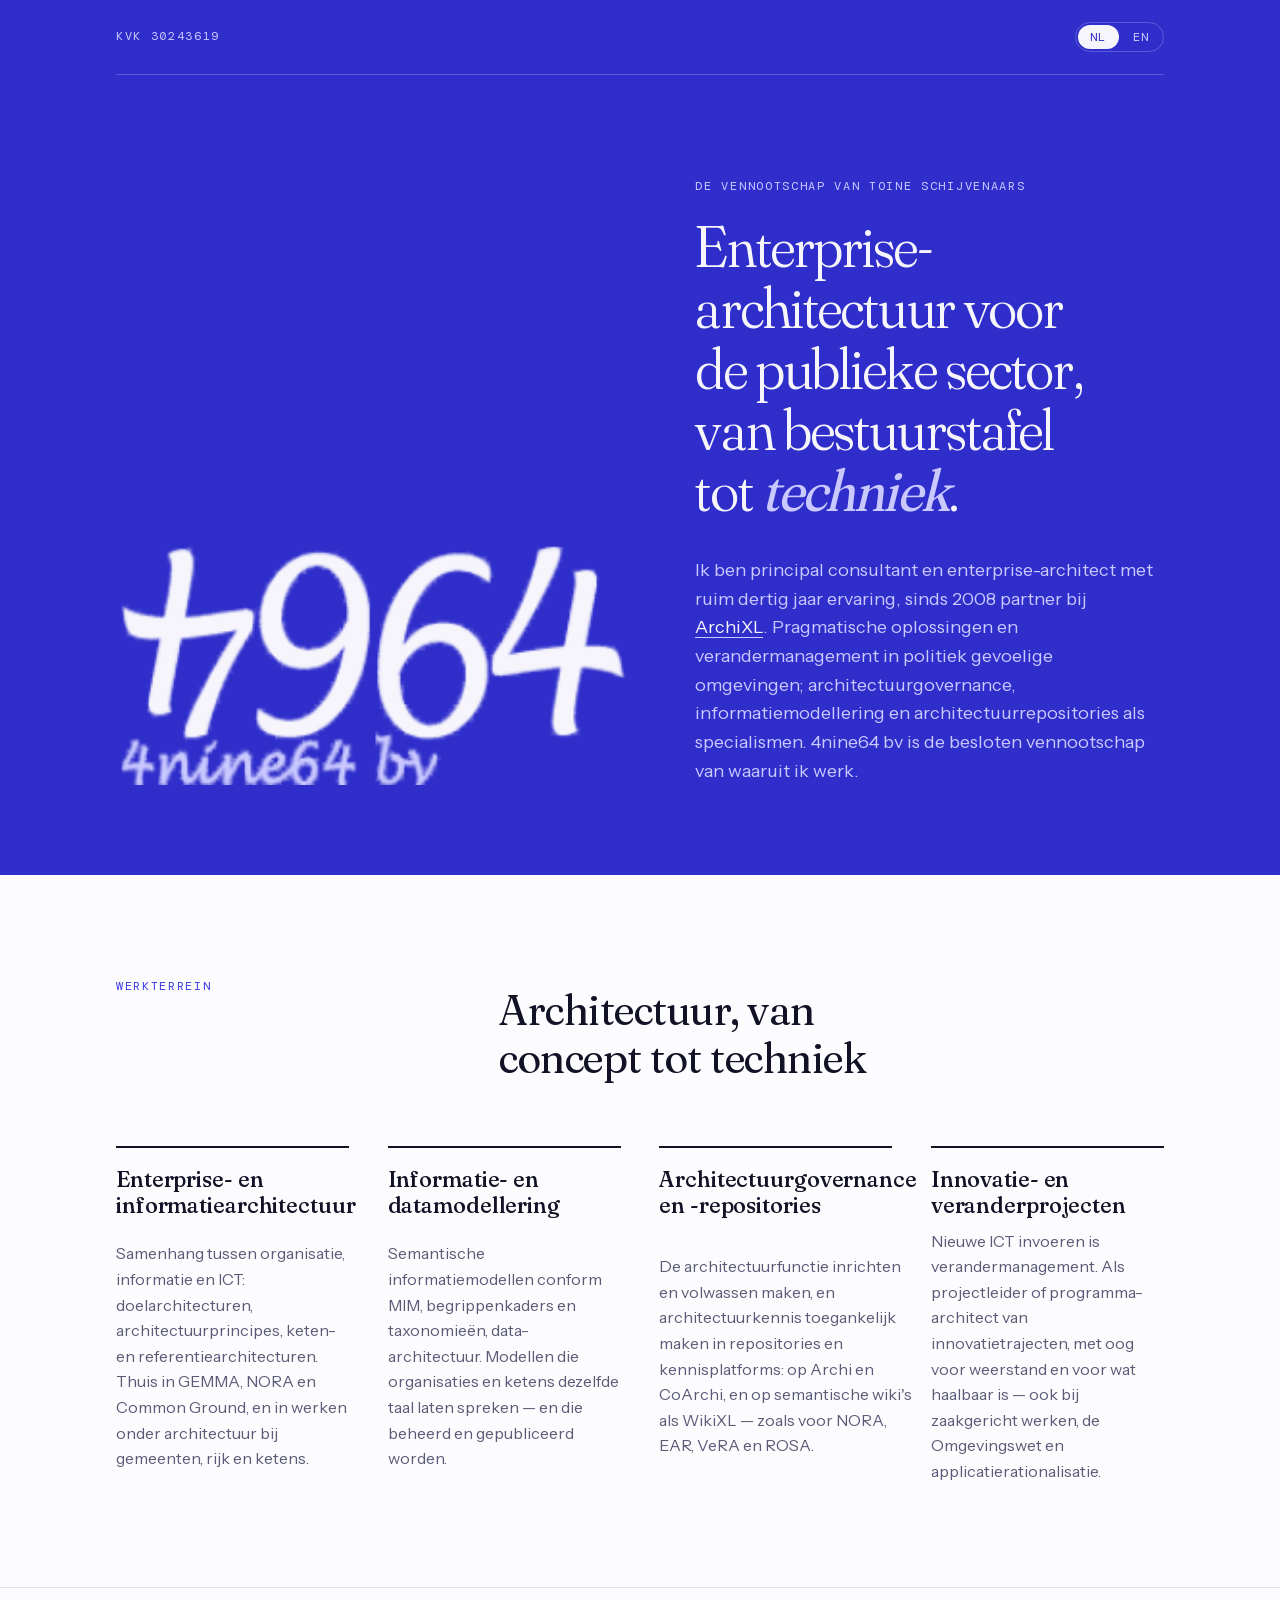
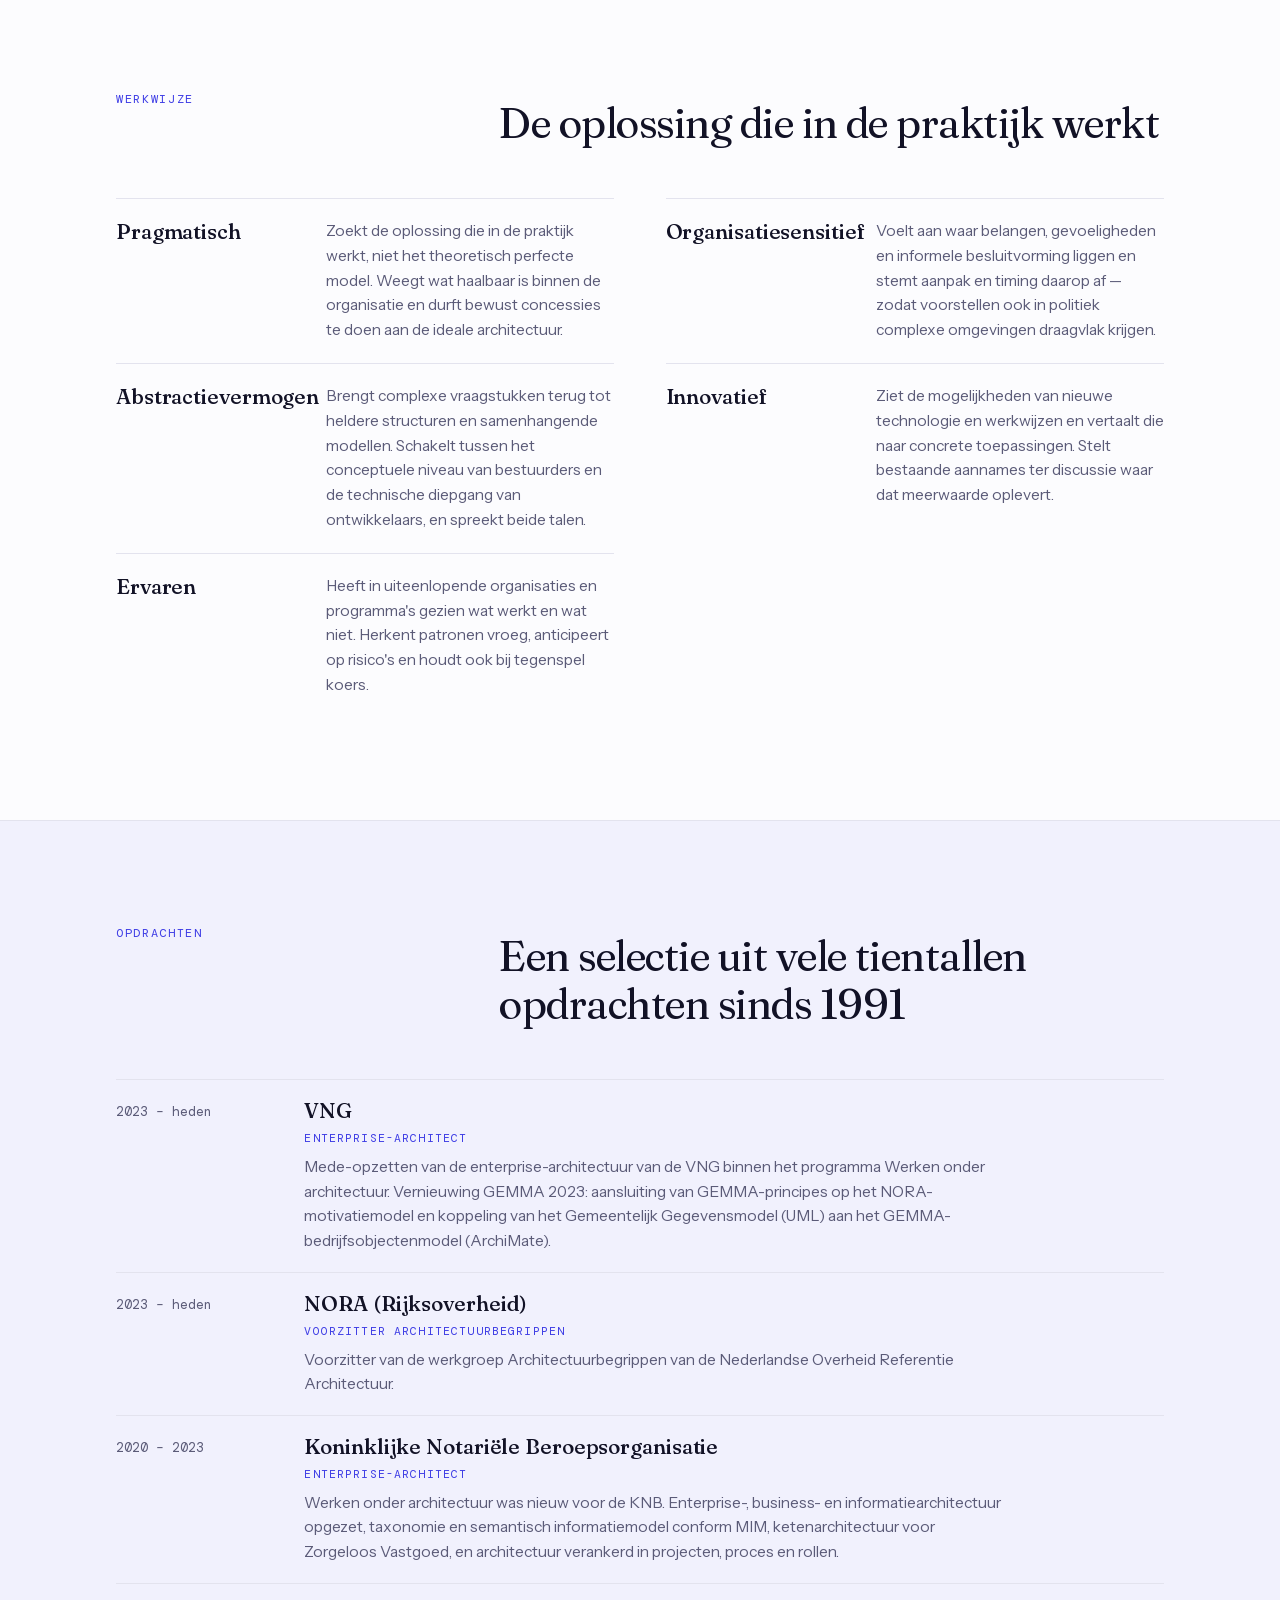
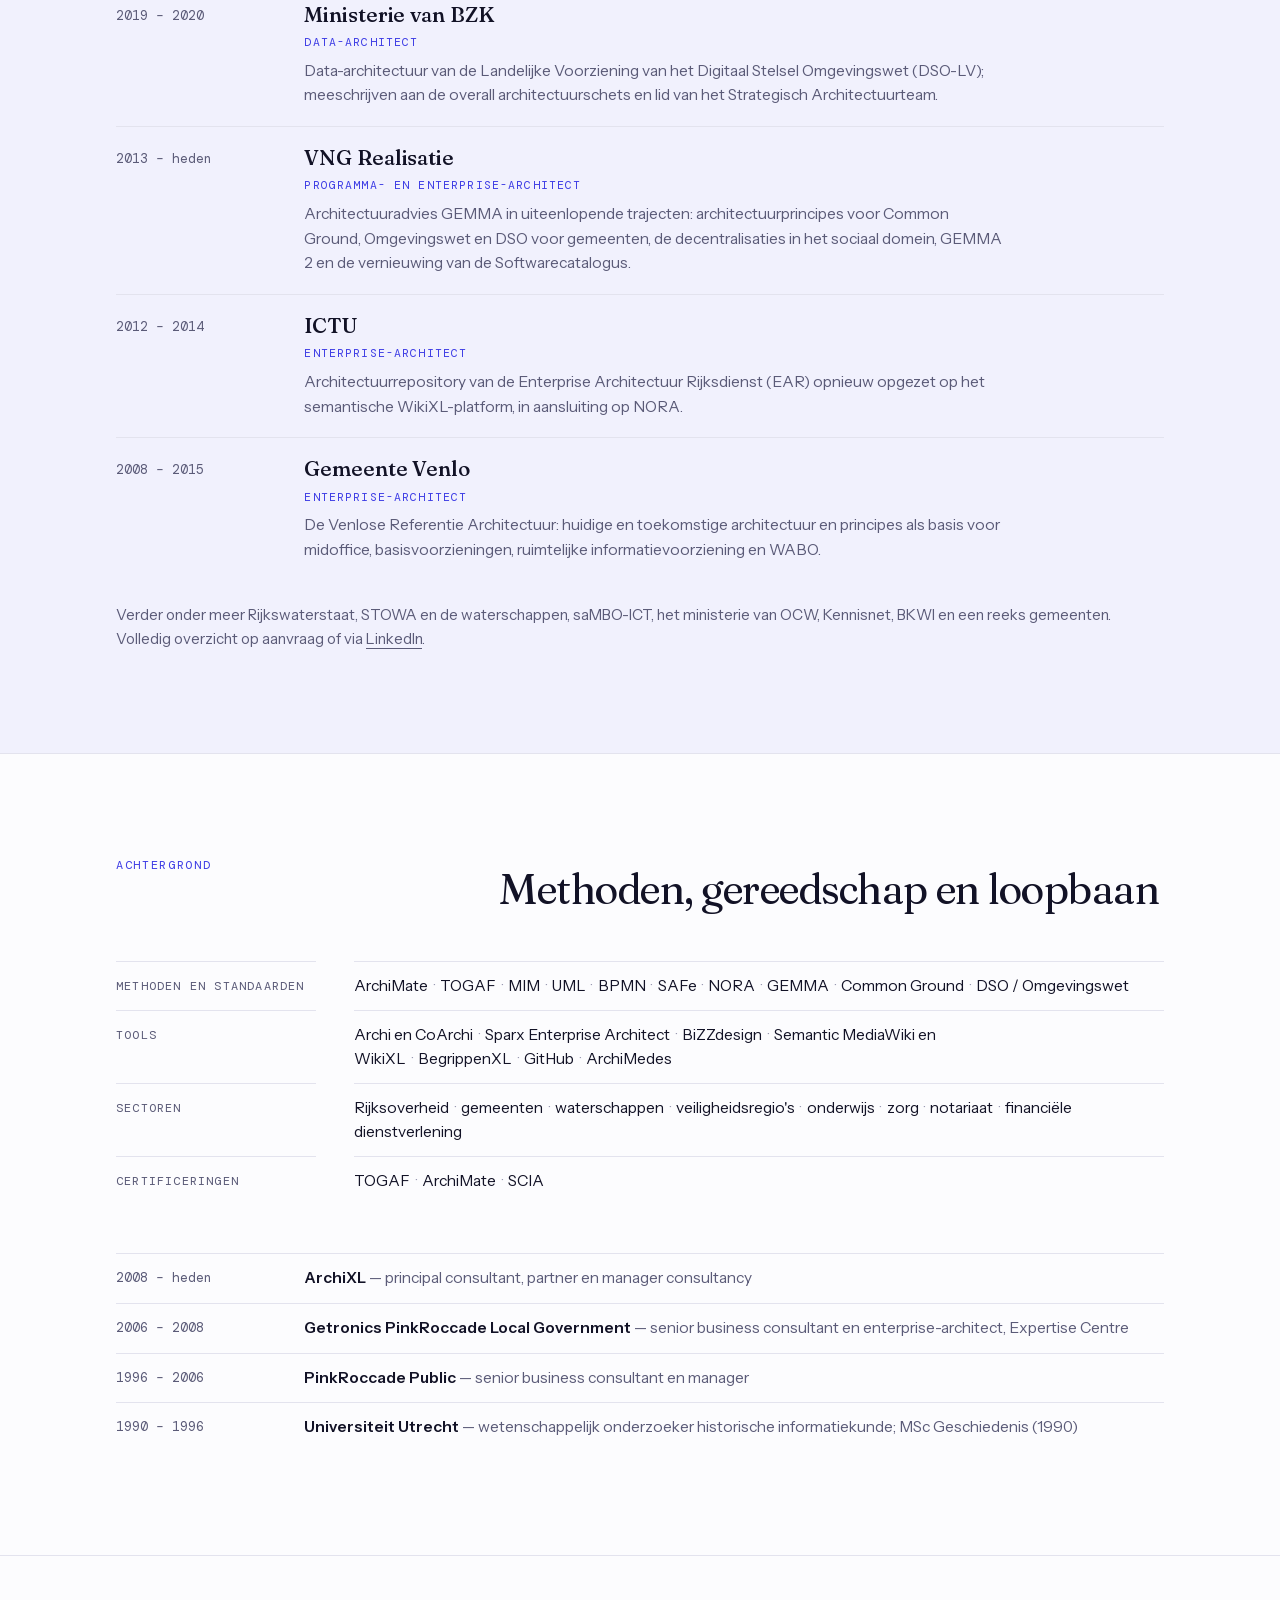
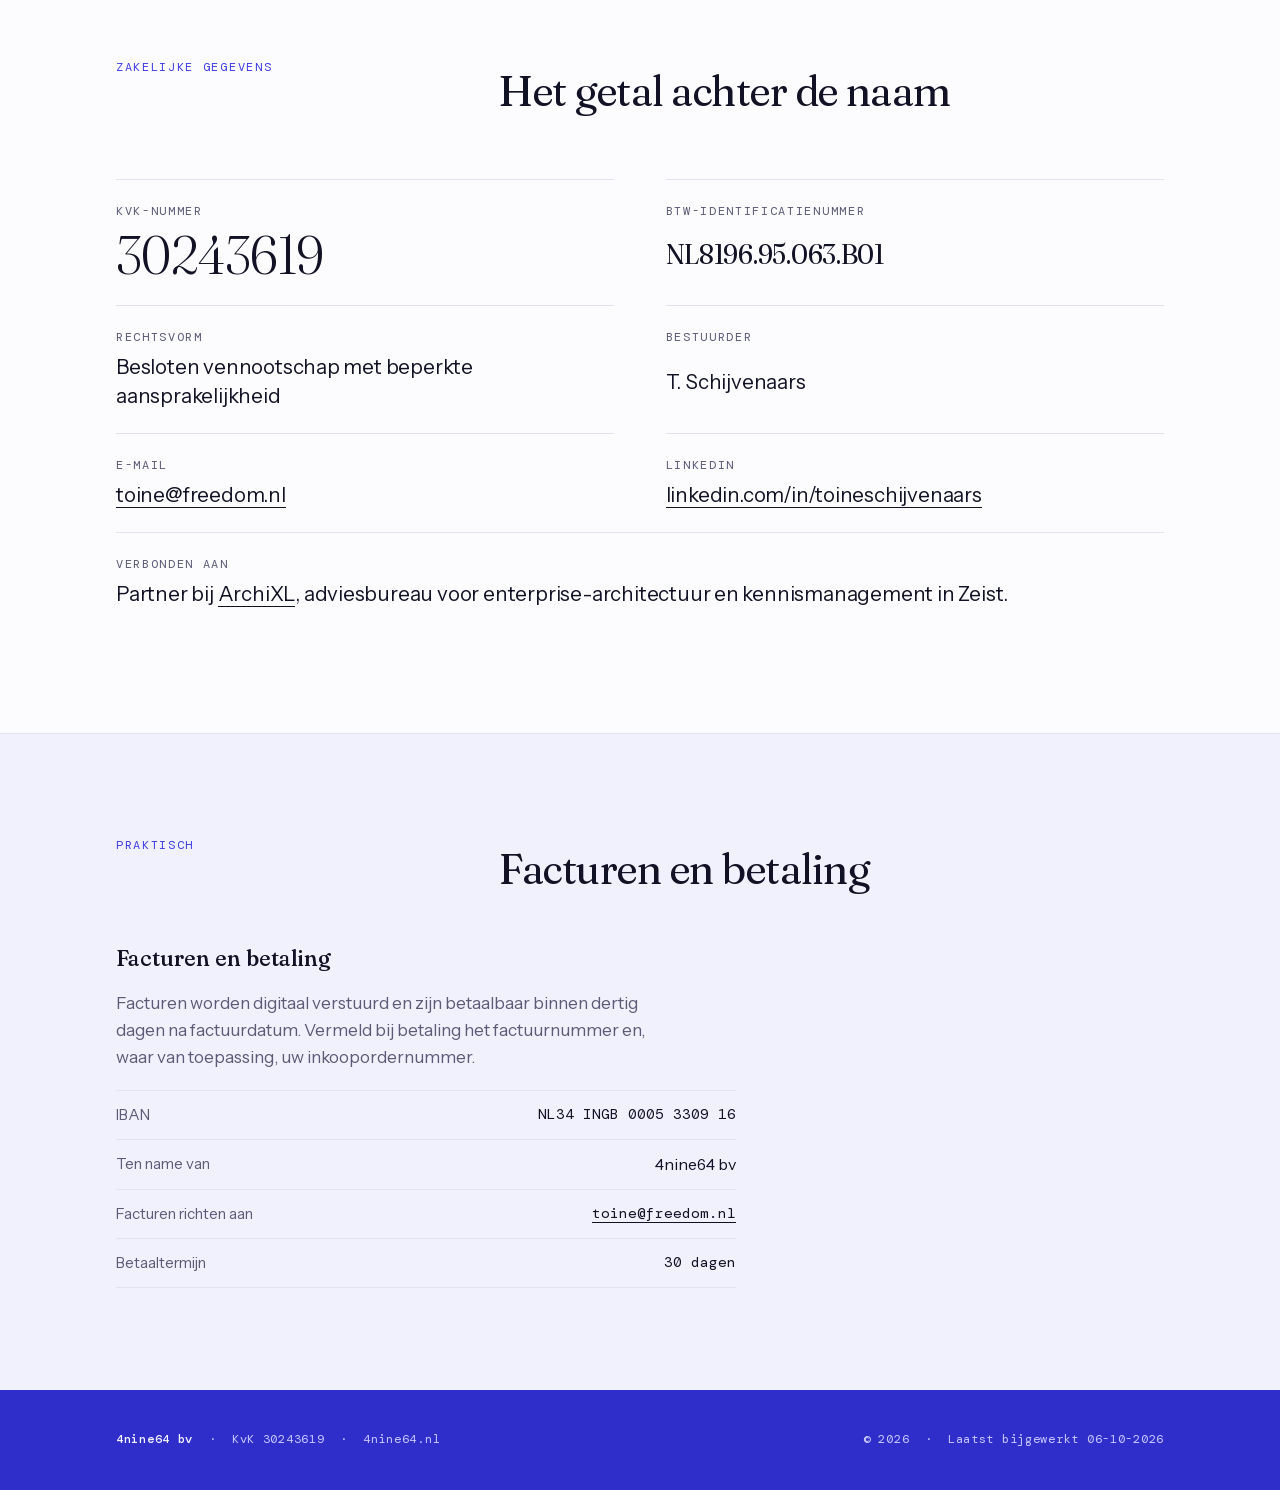
<file: site/index.html>
<!doctype html>
<html lang="nl">
<head>
<meta charset="utf-8">
<meta name="viewport" content="width=device-width, initial-scale=1">
<title>4nine64 bv</title>
<meta name="description" content="4nine64 bv is de besloten vennootschap van Toine Schijvenaars, principal consultant en enterprise-architect met ruim dertig jaar ervaring in de publieke sector: GEMMA, NORA, Common Ground, informatiemodellering, architectuurgovernance en -repositories. Zakelijke gegevens, KvK, btw en facturatie.">
<link rel="icon" href="assets/favicon-32.png" sizes="32x32" type="image/png">
<link rel="icon" href="assets/icon-192.png" sizes="192x192" type="image/png">
<link rel="apple-touch-icon" href="assets/apple-touch-icon.png">
<meta name="theme-color" content="#2f2ecb">
<link rel="stylesheet" href="fonts.css">
<style>
  :root{
    --paper:#fcfcfe;
    --tint:#f1f1fd;
    --ink:#121226;
    --muted:#5b5b78;
    --faint:#9393ad;
    --rule:#e3e3ee;
    --accent:#3f3ee5;
    --field:#2f2ecb;          /* indigo as a surface, slightly deepened */
    --on-field:#f6f5fc;
    --on-field-soft:#c9c8ff;
    --on-field-rule:rgba(246,245,252,.22);
  }
  @media (prefers-color-scheme:dark){
    :root:not([data-theme="light"]){
      --paper:#0d0d17;
      --tint:#14142a;
      --ink:#ededf7;
      --muted:#a3a3be;
      --faint:#6c6c88;
      --rule:#242439;
      --accent:#9d9cff;
      --field:#2724ad;
      --on-field:#f6f5fc;
      --on-field-soft:#c9c8ff;
      --on-field-rule:rgba(246,245,252,.2);
    }
  }
  :root[data-theme="dark"]{
    --paper:#0d0d17;
    --tint:#14142a;
    --ink:#ededf7;
    --muted:#a3a3be;
    --faint:#6c6c88;
    --rule:#242439;
    --accent:#9d9cff;
    --field:#2724ad;
    --on-field:#f6f5fc;
    --on-field-soft:#c9c8ff;
    --on-field-rule:rgba(246,245,252,.2);
  }

  *{box-sizing:border-box}
  html{color-scheme:light dark}
  body{
    margin:0;
    background:var(--paper);color:var(--ink);
    font-family:"Instrument Sans",ui-sans-serif,system-ui,-apple-system,sans-serif;
    font-size:17px;line-height:1.6;-webkit-font-smoothing:antialiased;
  }
  .wrap{max-width:1160px;margin:0 auto;padding:0 clamp(20px,5vw,56px)}

  .mono{font-family:"DM Mono",ui-monospace,SFMono-Regular,Menlo,monospace}
  .eyebrow{font-family:"DM Mono",ui-monospace,monospace;font-size:12px;letter-spacing:.14em;text-transform:uppercase}
  .serif{font-family:"Fraunces","Iowan Old Style",Georgia,serif}

  a{color:inherit;text-decoration:none;border-bottom:1px solid currentColor}
  a:focus-visible,button:focus-visible{outline:2px solid currentColor;outline-offset:3px}

  /* ── indigo field ───────────────────────────────────────────── */
  .field{background:var(--field);color:var(--on-field)}
  .topbar{
    display:flex;justify-content:space-between;align-items:center;gap:16px;
    padding:22px 0;border-bottom:1px solid var(--on-field-rule);
  }
  .topbar .tag{color:var(--on-field-soft)}
  .lang{display:flex;gap:2px;border:1px solid var(--on-field-rule);padding:2px;border-radius:999px}
  .lang button{
    appearance:none;border:0;cursor:pointer;background:none;color:var(--on-field-soft);
    font-family:"DM Mono",ui-monospace,monospace;font-size:12px;letter-spacing:.1em;
    padding:6px 12px;border-radius:999px;line-height:1;
  }
  .lang button[aria-pressed="true"]{background:var(--on-field);color:var(--field)}

  .hero{
    display:grid;grid-template-columns:minmax(0,1.1fr) minmax(0,1fr);
    gap:clamp(28px,5vw,72px);align-items:end;
    padding:clamp(48px,8vw,112px) 0 clamp(44px,7vw,96px);
  }
  img{max-width:100%}
  .hero .mark img{width:min(100%,520px);height:auto;display:block}
  .hero h1{
    font-family:"Fraunces",Georgia,serif;
    font-variation-settings:"opsz" 144,"SOFT" 60,"WONK" 1;
    font-weight:340;font-size:clamp(34px,4.6vw,60px);line-height:1.04;
    letter-spacing:-.015em;margin:0 0 .6em;text-wrap:balance;
  }
  .hero h1 em{font-style:italic;font-weight:400;color:var(--on-field-soft)}
  .hero p{margin:0;max-width:46ch;color:var(--on-field-soft);font-size:clamp(16px,1.4vw,18px)}
  .hero p a{color:var(--on-field);border-bottom-color:var(--on-field-soft)}
  .hero .eyebrow{color:var(--on-field-soft);margin-bottom:18px;display:block}
  @media (max-width:800px){
    .hero{grid-template-columns:1fr;align-items:start}
    .hero .mark img{width:min(72vw,360px)}
  }

  /* ── sections on paper ──────────────────────────────────────── */
  section.band{padding:clamp(56px,8vw,104px) 0}
  section.band+section.band{border-top:1px solid var(--rule)}
  .band-head{display:grid;grid-template-columns:minmax(0,1fr) minmax(0,2fr);gap:clamp(20px,4vw,56px);align-items:start}
  .band-head .eyebrow{color:var(--accent)}
  .band h2{
    font-family:"Fraunces",Georgia,serif;font-variation-settings:"opsz" 72,"SOFT" 40,"WONK" 0;
    font-weight:400;font-size:clamp(28px,3.4vw,44px);line-height:1.1;letter-spacing:-.012em;
    margin:.2em 0 0;text-wrap:balance;
  }
  @media (max-width:800px){.band-head{grid-template-columns:1fr;gap:10px}}

  /* practice: three columns */
  .cols{
    display:grid;grid-template-columns:repeat(3,minmax(0,1fr));
    gap:clamp(24px,3vw,40px);margin-top:clamp(36px,5vw,64px);
  }
  .cols article{display:grid;gap:10px;padding-top:18px;border-top:2px solid var(--ink)}
  .cols h3{
    font-family:"Fraunces",Georgia,serif;font-variation-settings:"opsz" 36,"SOFT" 40;
    font-weight:500;font-size:22px;line-height:1.2;margin:0;letter-spacing:-.005em;
  }
  .cols p{margin:0;color:var(--muted);font-size:16px}
  .cols-4{grid-template-columns:repeat(4,minmax(0,1fr))}
  @media (max-width:1040px){.cols-4{grid-template-columns:repeat(2,minmax(0,1fr))}}
  @media (max-width:800px){.cols,.cols-4{grid-template-columns:1fr;gap:28px}}

  /* the numbers */
  .figures{
    margin-top:clamp(36px,5vw,64px);display:grid;
    grid-template-columns:repeat(2,minmax(0,1fr));gap:0 clamp(28px,4vw,64px);
  }
  .figure{padding:22px 0;border-top:1px solid var(--rule);display:grid;gap:6px;min-width:0}
  .figure .eyebrow{color:var(--muted)}
  .figure .val{
    font-family:"Fraunces",Georgia,serif;font-variation-settings:"opsz" 96,"SOFT" 30,"WONK" 0;
    font-weight:300;font-size:clamp(30px,4.2vw,54px);line-height:1.05;letter-spacing:-.01em;
    font-variant-numeric:tabular-nums;overflow-wrap:anywhere;
  }
  .figure .val.small{font-size:clamp(20px,2.2vw,28px);font-weight:400;line-height:1.25}
  .figure .val.sans{font-family:"Instrument Sans",sans-serif;font-weight:400;font-size:clamp(18px,1.6vw,21px);line-height:1.4}
  .figure.wide{grid-column:1 / -1}
  .tbd{
    color:var(--accent);border-bottom:2px dashed var(--accent);padding-bottom:2px;
  }
  @media (max-width:800px){.figures{grid-template-columns:1fr}}

  /* invoicing + documents on tint */
  .tinted{background:var(--tint)}
  .twoup{display:grid;grid-template-columns:repeat(2,minmax(0,1fr));gap:clamp(32px,5vw,80px);margin-top:clamp(28px,4vw,48px)}
  .twoup h3{
    font-family:"Fraunces",Georgia,serif;font-variation-settings:"opsz" 36,"SOFT" 40;
    font-weight:500;font-size:22px;margin:0 0 14px;
  }
  .twoup p{margin:0 0 18px;color:var(--muted);max-width:50ch}
  .kv{list-style:none;margin:0;padding:0}
  .kv li{
    display:flex;justify-content:space-between;gap:16px;flex-wrap:wrap;
    padding:12px 0;border-top:1px solid var(--rule);
  }
  .kv li:last-child{border-bottom:1px solid var(--rule)}
  .kv .k{color:var(--muted);font-size:15px}
  .kv .v{font-family:"DM Mono",ui-monospace,monospace;font-size:14.5px;font-variant-numeric:tabular-nums}
  .kv .v.plain{font-family:inherit;font-size:16px}
  .state{font-family:"DM Mono",ui-monospace,monospace;font-size:11px;letter-spacing:.1em;text-transform:uppercase;color:var(--faint)}
  .twoup.one{grid-template-columns:minmax(0,620px)}
  @media (max-width:800px){.twoup{grid-template-columns:1fr;gap:40px}}

  /* footer back on indigo */
  footer.field{padding:clamp(28px,4vw,40px) 0}
  footer .inner{
    display:flex;flex-wrap:wrap;justify-content:space-between;gap:10px 24px;
    color:var(--on-field-soft);font-family:"DM Mono",ui-monospace,monospace;font-size:12px;letter-spacing:.06em;
  }
  footer .inner b{color:var(--on-field);font-weight:500}

  /* language */
  .en{display:none}
  [data-lang="en"] .nl{display:none}
  [data-lang="en"] .en{display:inline}
  [data-lang="en"] .en.blk{display:block}

  @media (prefers-reduced-motion:reduce){*{transition:none!important;animation:none!important}}

  /* ── werkwijze: vijf kwaliteiten ─────────────────────────────── */
  .traits{margin-top:clamp(32px,4vw,56px);display:grid;grid-template-columns:repeat(2,minmax(0,1fr));gap:0 clamp(28px,4vw,64px)}
  .trait{display:grid;grid-template-columns:minmax(150px,190px) minmax(0,1fr);gap:8px 20px;padding:20px 0;border-top:1px solid var(--rule)}
  .trait h3{font-family:"Fraunces",Georgia,serif;font-variation-settings:"opsz" 36,"SOFT" 40;font-weight:500;font-size:21px;line-height:1.2;margin:0;letter-spacing:-.005em}
  .trait p{margin:0;color:var(--muted);font-size:15.5px}
  @media (max-width:1040px){.traits{grid-template-columns:1fr}}
  @media (max-width:560px){.trait{grid-template-columns:1fr;gap:4px}}

  /* ── opdrachten: tijdlijn ─────────────────────────────────────── */
  .timeline{list-style:none;margin:clamp(32px,4vw,56px) 0 0;padding:0}
  .timeline li{display:grid;grid-template-columns:150px minmax(0,1fr);gap:6px clamp(20px,3vw,40px);padding:18px 0;border-top:1px solid var(--rule)}
  .timeline .when{font-family:"DM Mono",ui-monospace,monospace;font-size:13px;color:var(--muted);font-variant-numeric:tabular-nums;padding-top:4px}
  .timeline .who{font-family:"Fraunces",Georgia,serif;font-variation-settings:"opsz" 36,"SOFT" 40;font-weight:500;font-size:21px;line-height:1.2;letter-spacing:-.005em}
  .timeline .role{font-family:"DM Mono",ui-monospace,monospace;font-size:11.5px;letter-spacing:.1em;text-transform:uppercase;color:var(--accent);margin:4px 0 6px;display:block}
  .timeline .what{margin:0;color:var(--muted);font-size:15.5px;max-width:70ch}
  .timeline.more{display:block;margin-top:22px;color:var(--muted);font-size:15px}
  @media (max-width:640px){.timeline li{grid-template-columns:1fr;gap:2px}.timeline .when{padding-top:0}}

  /* ── kennis en loopbaan: compacte rijen ───────────────────────── */
  .facts{margin:clamp(28px,4vw,48px) 0 0;display:grid;grid-template-columns:minmax(150px,200px) minmax(0,1fr);gap:0 clamp(20px,3vw,40px)}
  .facts dt,.facts dd{margin:0;padding:12px 0;border-top:1px solid var(--rule)}
  .facts dt{font-family:"DM Mono",ui-monospace,monospace;font-size:12px;letter-spacing:.1em;text-transform:uppercase;color:var(--muted);padding-top:15px}
  .facts dd{font-size:15.5px;line-height:1.55}
  .facts dd .sep{color:var(--faint);padding:0 .35em}
  @media (max-width:640px){.facts{grid-template-columns:1fr}.facts dt{padding-bottom:0;border-top:1px solid var(--rule)}.facts dd{border-top:0;padding-top:4px}}
  .career{list-style:none;margin:clamp(28px,4vw,48px) 0 0;padding:0}
  .career li{display:grid;grid-template-columns:150px minmax(0,1fr);gap:4px clamp(20px,3vw,40px);padding:12px 0;border-top:1px solid var(--rule);font-size:15.5px}
  .career .when{font-family:"DM Mono",ui-monospace,monospace;font-size:13px;color:var(--muted);font-variant-numeric:tabular-nums;padding-top:2px}
  .career b{font-weight:600}
  .career span.d{color:var(--muted)}
  @media (max-width:640px){.career li{grid-template-columns:1fr;gap:2px}}
</style>
</head>
<body>
<header class="field">
  <div class="wrap">
    <div class="topbar">
      <span class="eyebrow tag">KvK 30243619</span>
      <div class="lang" role="group" aria-label="Taal / Language">
        <button type="button" data-set="nl" aria-pressed="true">NL</button>
        <button type="button" data-set="en" aria-pressed="false">EN</button>
      </div>
    </div>
    <div class="hero">
      <div class="mark">
        <img src="assets/logo-indigo.png" alt="4nine64 bv" width="268" height="138">
      </div>
      <div>
        <span class="eyebrow"><span class="nl">De vennootschap van Toine Schijvenaars</span><span class="en">The company of Toine Schijvenaars</span></span>
        <h1>
          <span class="nl">Enterprise-architectuur voor de publieke sector, van bestuurstafel tot <em>techniek</em>.</span>
          <span class="en">Enterprise architecture for the public sector, from the boardroom down to the <em>technology</em>.</span>
        </h1>
        <p>
          <span class="nl">Ik ben principal consultant en enterprise-architect met ruim dertig jaar ervaring, sinds 2008 partner bij <a href="https://www.archixl.nl/nl/wie-zijn-wij/onze-mensen/toine-schijvenaars/">ArchiXL</a>. Pragmatische oplossingen en verandermanagement in politiek gevoelige omgevingen; architectuurgovernance, informatiemodellering en architectuurrepositories als specialismen. 4nine64 bv is de besloten vennootschap van waaruit ik werk.</span>
          <span class="en">I am a principal consultant and enterprise architect with over thirty years of experience, and a partner at <a href="https://www.archixl.nl/nl/wie-zijn-wij/onze-mensen/toine-schijvenaars/">ArchiXL</a> since 2008. Pragmatic solutions and change management in politically sensitive environments; architecture governance, information modelling and architecture repositories as specialisms. 4nine64 bv is the private limited company through which I work.</span>
        </p>
      </div>
    </div>
  </div>
</header>

<section class="band">
  <div class="wrap">
    <div class="band-head">
      <span class="eyebrow"><span class="nl">Werkterrein</span><span class="en">Practice</span></span>
      <h2><span class="nl">Architectuur, van concept tot techniek</span><span class="en">Architecture, from concept to technology</span></h2>
    </div>
    <div class="cols cols-4">
      <article>
        <h3><span class="nl">Enterprise- en informatiearchitectuur</span><span class="en">Enterprise and information architecture</span></h3>
        <p><span class="nl">Samenhang tussen organisatie, informatie en ICT: doelarchitecturen, architectuurprincipes, keten- en referentiearchitecturen. Thuis in GEMMA, NORA en Common Ground, en in werken onder architectuur bij gemeenten, rijk en ketens.</span><span class="en">Coherence between organisation, information and IT: target architectures, architecture principles, chain and reference architectures. At home in the Dutch government frameworks GEMMA, NORA and Common Ground, and in architecture-led working at municipalities, central government and chains.</span></p>
      </article>
      <article>
        <h3><span class="nl">Informatie- en datamodellering</span><span class="en">Information and data modelling</span></h3>
        <p><span class="nl">Semantische informatiemodellen conform MIM, begrippenkaders en taxonomieën, data-architectuur. Modellen die organisaties en ketens dezelfde taal laten spreken — en die beheerd en gepubliceerd worden.</span><span class="en">Semantic information models (MIM), terminology frameworks and taxonomies, data architecture. Models that let organisations and chains speak the same language — and that are governed and published.</span></p>
      </article>
      <article>
        <h3><span class="nl">Architectuurgovernance en -repositories</span><span class="en">Architecture governance and repositories</span></h3>
        <p><span class="nl">De architectuurfunctie inrichten en volwassen maken, en architectuurkennis toegankelijk maken in repositories en kennisplatforms: op Archi en CoArchi, en op semantische wiki's als WikiXL — zoals voor NORA, EAR, VeRA en ROSA.</span><span class="en">Setting up and maturing the architecture function, and making architecture knowledge accessible in repositories and knowledge platforms: on Archi and CoArchi, and on semantic wikis such as WikiXL — as done for NORA, EAR, VeRA and ROSA.</span></p>
      </article>
      <article>
        <h3><span class="nl">Innovatie- en veranderprojecten</span><span class="en">Innovation and change projects</span></h3>
        <p><span class="nl">Nieuwe ICT invoeren is verandermanagement. Als projectleider of programma-architect van innovatietrajecten, met oog voor weerstand en voor wat haalbaar is — ook bij zaakgericht werken, de Omgevingswet en applicatierationalisatie.</span><span class="en">Introducing new IT is change management. As project lead or programme architect on innovation projects, with an eye for resistance and for what is feasible — including case-oriented working, the Dutch Environment Act and application rationalisation.</span></p>
      </article>
    </div>
  </div>
</section>

<section class="band">
  <div class="wrap">
    <div class="band-head">
      <span class="eyebrow"><span class="nl">Werkwijze</span><span class="en">Approach</span></span>
      <h2><span class="nl">De oplossing die in de praktijk werkt</span><span class="en">The solution that works in practice</span></h2>
    </div>
    <div class="traits">
      <div class="trait">
        <h3><span class="nl">Pragmatisch</span><span class="en">Pragmatic</span></h3>
        <p><span class="nl">Zoekt de oplossing die in de praktijk werkt, niet het theoretisch perfecte model. Weegt wat haalbaar is binnen de organisatie en durft bewust concessies te doen aan de ideale architectuur.</span><span class="en">Looks for the solution that works in practice, not the theoretically perfect model. Weighs what is feasible within the organisation and dares to make deliberate concessions to the ideal architecture.</span></p>
      </div>
      <div class="trait">
        <h3><span class="nl">Organisatiesensitief</span><span class="en">Organisationally aware</span></h3>
        <p><span class="nl">Voelt aan waar belangen, gevoeligheden en informele besluitvorming liggen en stemt aanpak en timing daarop af — zodat voorstellen ook in politiek complexe omgevingen draagvlak krijgen.</span><span class="en">Senses where interests, sensitivities and informal decision-making lie, and adjusts approach and timing accordingly — so that proposals gain support even in politically complex environments.</span></p>
      </div>
      <div class="trait">
        <h3><span class="nl">Abstractievermogen</span><span class="en">Abstraction</span></h3>
        <p><span class="nl">Brengt complexe vraagstukken terug tot heldere structuren en samenhangende modellen. Schakelt tussen het conceptuele niveau van bestuurders en de technische diepgang van ontwikkelaars, en spreekt beide talen.</span><span class="en">Reduces complex issues to clear structures and coherent models. Switches between the conceptual level of executives and the technical depth of developers, and speaks both languages.</span></p>
      </div>
      <div class="trait">
        <h3><span class="nl">Innovatief</span><span class="en">Innovative</span></h3>
        <p><span class="nl">Ziet de mogelijkheden van nieuwe technologie en werkwijzen en vertaalt die naar concrete toepassingen. Stelt bestaande aannames ter discussie waar dat meerwaarde oplevert.</span><span class="en">Sees the possibilities of new technology and ways of working and translates them into concrete applications. Questions existing assumptions where that adds value.</span></p>
      </div>
      <div class="trait">
        <h3><span class="nl">Ervaren</span><span class="en">Experienced</span></h3>
        <p><span class="nl">Heeft in uiteenlopende organisaties en programma's gezien wat werkt en wat niet. Herkent patronen vroeg, anticipeert op risico's en houdt ook bij tegenspel koers.</span><span class="en">Has seen what works and what doesn't across a wide range of organisations and programmes. Recognises patterns early, anticipates risks and holds course under pushback.</span></p>
      </div>
    </div>
  </div>
</section>

<section class="band tinted">
  <div class="wrap">
    <div class="band-head">
      <span class="eyebrow"><span class="nl">Opdrachten</span><span class="en">Engagements</span></span>
      <h2><span class="nl">Een selectie uit vele tientallen opdrachten sinds 1991</span><span class="en">A selection from many dozens of engagements since 1991</span></h2>
    </div>
    <ol class="timeline">
      <li>
        <span class="when">2023 – <span class="nl">heden</span><span class="en">present</span></span>
        <div>
          <span class="who">VNG</span>
          <span class="role"><span class="nl">Enterprise-architect</span><span class="en">Enterprise architect</span></span>
          <p class="what"><span class="nl">Mede-opzetten van de enterprise-architectuur van de VNG binnen het programma Werken onder architectuur. Vernieuwing GEMMA 2023: aansluiting van GEMMA-principes op het NORA-motivatiemodel en koppeling van het Gemeentelijk Gegevensmodel (UML) aan het GEMMA-bedrijfsobjectenmodel (ArchiMate).</span><span class="en">Co-developing the enterprise architecture of the Association of Netherlands Municipalities within its architecture-led working programme. GEMMA 2023 renewal: aligning GEMMA principles with the NORA motivation model and linking the municipal data model (UML) to the GEMMA business-object model (ArchiMate).</span></p>
        </div>
      </li>
      <li>
        <span class="when">2023 – <span class="nl">heden</span><span class="en">present</span></span>
        <div>
          <span class="who"><span class="nl">NORA (Rijksoverheid)</span><span class="en">NORA (central government)</span></span>
          <span class="role"><span class="nl">Voorzitter Architectuurbegrippen</span><span class="en">Chair, architecture terminology</span></span>
          <p class="what"><span class="nl">Voorzitter van de werkgroep Architectuurbegrippen van de Nederlandse Overheid Referentie Architectuur.</span><span class="en">Chair of the architecture-terminology working group of the Dutch Government Reference Architecture.</span></p>
        </div>
      </li>
      <li>
        <span class="when">2020 – 2023</span>
        <div>
          <span class="who">Koninklijke Notariële Beroepsorganisatie</span>
          <span class="role"><span class="nl">Enterprise-architect</span><span class="en">Enterprise architect</span></span>
          <p class="what"><span class="nl">Werken onder architectuur was nieuw voor de KNB. Enterprise-, business- en informatiearchitectuur opgezet, taxonomie en semantisch informatiemodel conform MIM, ketenarchitectuur voor Zorgeloos Vastgoed, en architectuur verankerd in projecten, proces en rollen.</span><span class="en">Architecture-led working was new to the Royal Dutch Association of Civil-law Notaries. Set up enterprise, business and information architecture, a taxonomy and semantic information model (MIM), the chain architecture for Zorgeloos Vastgoed, and anchored architecture in projects, process and roles.</span></p>
        </div>
      </li>
      <li>
        <span class="when">2019 – 2020</span>
        <div>
          <span class="who"><span class="nl">Ministerie van BZK</span><span class="en">Ministry of the Interior</span></span>
          <span class="role">Data-architect</span>
          <p class="what"><span class="nl">Data-architectuur van de Landelijke Voorziening van het Digitaal Stelsel Omgevingswet (DSO-LV); meeschrijven aan de overall architectuurschets en lid van het Strategisch Architectuurteam.</span><span class="en">Data architecture of the national facility of the Digital System for the Environment Act (DSO-LV); co-author of the overall architecture sketch and member of the strategic architecture team.</span></p>
        </div>
      </li>
      <li>
        <span class="when">2013 – <span class="nl">heden</span><span class="en">present</span></span>
        <div>
          <span class="who">VNG Realisatie</span>
          <span class="role"><span class="nl">Programma- en enterprise-architect</span><span class="en">Programme and enterprise architect</span></span>
          <p class="what"><span class="nl">Architectuuradvies GEMMA in uiteenlopende trajecten: architectuurprincipes voor Common Ground, Omgevingswet en DSO voor gemeenten, de decentralisaties in het sociaal domein, GEMMA 2 en de vernieuwing van de Softwarecatalogus.</span><span class="en">GEMMA architecture advice across many tracks: architecture principles for Common Ground, the Environment Act and DSO for municipalities, the decentralisations in the social domain, GEMMA 2 and the renewal of the software catalogue.</span></p>
        </div>
      </li>
      <li>
        <span class="when">2012 – 2014</span>
        <div>
          <span class="who">ICTU</span>
          <span class="role"><span class="nl">Enterprise-architect</span><span class="en">Enterprise architect</span></span>
          <p class="what"><span class="nl">Architectuurrepository van de Enterprise Architectuur Rijksdienst (EAR) opnieuw opgezet op het semantische WikiXL-platform, in aansluiting op NORA.</span><span class="en">Rebuilt the architecture repository of the Dutch central-government enterprise architecture (EAR) on the semantic WikiXL platform, aligned with NORA.</span></p>
        </div>
      </li>
      <li>
        <span class="when">2008 – 2015</span>
        <div>
          <span class="who">Gemeente Venlo</span>
          <span class="role"><span class="nl">Enterprise-architect</span><span class="en">Enterprise architect</span></span>
          <p class="what"><span class="nl">De Venlose Referentie Architectuur: huidige en toekomstige architectuur en principes als basis voor midoffice, basisvoorzieningen, ruimtelijke informatievoorziening en WABO.</span><span class="en">The Venlo reference architecture: current and target architecture and principles as the basis for mid-office, base registrations, spatial information and environmental permits.</span></p>
        </div>
      </li>
    </ol>
    <span class="timeline more"><span class="nl">Verder onder meer Rijkswaterstaat, STOWA en de waterschappen, saMBO-ICT, het ministerie van OCW, Kennisnet, BKWI en een reeks gemeenten. Volledig overzicht op aanvraag of via <a href="https://www.linkedin.com/in/toineschijvenaars/">LinkedIn</a>.</span><span class="en">Also, among others, Rijkswaterstaat, STOWA and the water authorities, saMBO-ICT, the Ministry of Education, Kennisnet, BKWI and a series of municipalities. Full overview on request or via <a href="https://www.linkedin.com/in/toineschijvenaars/">LinkedIn</a>.</span></span>
  </div>
</section>

<section class="band">
  <div class="wrap">
    <div class="band-head">
      <span class="eyebrow"><span class="nl">Achtergrond</span><span class="en">Background</span></span>
      <h2><span class="nl">Methoden, gereedschap en loopbaan</span><span class="en">Methods, tooling and career</span></h2>
    </div>
    <dl class="facts">
      <dt><span class="nl">Methoden en standaarden</span><span class="en">Methods and standards</span></dt>
      <dd>ArchiMate<span class="sep">·</span>TOGAF<span class="sep">·</span>MIM<span class="sep">·</span>UML<span class="sep">·</span>BPMN<span class="sep">·</span>SAFe<span class="sep">·</span>NORA<span class="sep">·</span>GEMMA<span class="sep">·</span>Common Ground<span class="sep">·</span>DSO / Omgevingswet</dd>
      <dt>Tools</dt>
      <dd>Archi en CoArchi<span class="sep">·</span>Sparx Enterprise Architect<span class="sep">·</span>BiZZdesign<span class="sep">·</span>Semantic MediaWiki en WikiXL<span class="sep">·</span>BegrippenXL<span class="sep">·</span>GitHub<span class="sep">·</span>ArchiMedes</dd>
      <dt><span class="nl">Sectoren</span><span class="en">Sectors</span></dt>
      <dd><span class="nl">Rijksoverheid<span class="sep">·</span>gemeenten<span class="sep">·</span>waterschappen<span class="sep">·</span>veiligheidsregio's<span class="sep">·</span>onderwijs<span class="sep">·</span>zorg<span class="sep">·</span>notariaat<span class="sep">·</span>financiële dienstverlening</span><span class="en">Central government<span class="sep">·</span>municipalities<span class="sep">·</span>water authorities<span class="sep">·</span>safety regions<span class="sep">·</span>education<span class="sep">·</span>healthcare<span class="sep">·</span>notarial profession<span class="sep">·</span>financial services</span></dd>
      <dt><span class="nl">Certificeringen</span><span class="en">Certifications</span></dt>
      <dd>TOGAF<span class="sep">·</span>ArchiMate<span class="sep">·</span>SCIA</dd>
    </dl>
    <ul class="career">
      <li><span class="when">2008 – <span class="nl">heden</span><span class="en">present</span></span><span><b>ArchiXL</b> <span class="d">— <span class="nl">principal consultant, partner en manager consultancy</span><span class="en">principal consultant, partner and consultancy manager</span></span></span></li>
      <li><span class="when">2006 – 2008</span><span><b>Getronics PinkRoccade Local Government</b> <span class="d">— <span class="nl">senior business consultant en enterprise-architect, Expertise Centre</span><span class="en">senior business consultant and enterprise architect, Expertise Centre</span></span></span></li>
      <li><span class="when">1996 – 2006</span><span><b>PinkRoccade Public</b> <span class="d">— <span class="nl">senior business consultant en manager</span><span class="en">senior business consultant and manager</span></span></span></li>
      <li><span class="when">1990 – 1996</span><span><b>Universiteit Utrecht</b> <span class="d">— <span class="nl">wetenschappelijk onderzoeker historische informatiekunde; MSc Geschiedenis (1990)</span><span class="en">researcher in historical information science; MSc History (1990)</span></span></span></li>
    </ul>
  </div>
</section>

<section class="band">
  <div class="wrap">
    <div class="band-head">
      <span class="eyebrow"><span class="nl">Zakelijke gegevens</span><span class="en">Company details</span></span>
      <h2><span class="nl">Het getal achter de naam</span><span class="en">The numbers behind the name</span></h2>
    </div>
    <div class="figures">
      <div class="figure">
        <span class="eyebrow"><span class="nl">KvK-nummer</span><span class="en">Chamber of Commerce no.</span></span>
        <span class="val">30243619</span>
      </div>
      <div class="figure">
        <span class="eyebrow"><span class="nl">Btw-identificatienummer</span><span class="en">VAT identification no.</span></span>
        <span class="val small">NL8196.95.063.B01</span>
      </div>
      <div class="figure">
        <span class="eyebrow"><span class="nl">Rechtsvorm</span><span class="en">Legal form</span></span>
        <span class="val sans"><span class="nl">Besloten vennootschap met beperkte aansprakelijkheid</span><span class="en">Besloten vennootschap (Dutch private limited company)</span></span>
      </div>
      <div class="figure">
        <span class="eyebrow"><span class="nl">Bestuurder</span><span class="en">Director</span></span>
        <span class="val sans">T. Schijvenaars</span>
      </div>
      <div class="figure">
        <span class="eyebrow">E-mail</span>
        <span class="val sans"><a href="mailto:toine@freedom.nl">toine@freedom.nl</a></span>
      </div>
      <div class="figure">
        <span class="eyebrow">LinkedIn</span>
        <span class="val sans"><a href="https://www.linkedin.com/in/toineschijvenaars/" rel="me">linkedin.com/in/toineschijvenaars</a></span>
      </div>
      <div class="figure wide">
        <span class="eyebrow"><span class="nl">Verbonden aan</span><span class="en">Affiliated with</span></span>
        <span class="val sans"><span class="nl">Partner bij <a href="https://www.archixl.nl/">ArchiXL</a>, adviesbureau voor enterprise-architectuur en kennismanagement in Zeist.</span><span class="en">Partner at <a href="https://www.archixl.nl/">ArchiXL</a>, a consultancy for enterprise architecture and knowledge management based in Zeist.</span></span>
      </div>
    </div>
  </div>
</section>

<section class="band tinted">
  <div class="wrap">
    <div class="band-head">
      <span class="eyebrow"><span class="nl">Praktisch</span><span class="en">Practical</span></span>
      <h2><span class="nl">Facturen en betaling</span><span class="en">Invoices and payment</span></h2>
    </div>
    <div class="twoup one">
      <div>
        <h3><span class="nl">Facturen en betaling</span><span class="en">Invoices and payment</span></h3>
        <p><span class="nl">Facturen worden digitaal verstuurd en zijn betaalbaar binnen dertig dagen na factuurdatum. Vermeld bij betaling het factuurnummer en, waar van toepassing, uw inkoopordernummer.</span><span class="en">Invoices are sent digitally and are payable within thirty days of the invoice date. When paying, quote the invoice number and, where applicable, your purchase order number.</span></p>
        <ul class="kv">
          <li><span class="k">IBAN</span><span class="v">NL34 INGB 0005 3309 16</span></li>
          <li><span class="k"><span class="nl">Ten name van</span><span class="en">Account holder</span></span><span class="v plain">4nine64 bv</span></li>
          <li><span class="k"><span class="nl">Facturen richten aan</span><span class="en">Send invoices to</span></span><span class="v"><a href="mailto:toine@freedom.nl">toine@freedom.nl</a></span></li>
          <li><span class="k"><span class="nl">Betaaltermijn</span><span class="en">Payment term</span></span><span class="v"><span class="nl">30 dagen</span><span class="en">30 days</span></span></li>
        </ul>
      </div>
    </div>
  </div>
</section>

<footer class="field">
  <div class="wrap">
    <div class="inner">
      <span><b>4nine64 bv</b> &nbsp;·&nbsp; KvK 30243619 &nbsp;·&nbsp; 4nine64.nl</span>
      <span>&copy; 2026 &nbsp;·&nbsp; <span class="nl">Laatst bijgewerkt</span><span class="en">Last updated</span> 06-10-2026</span>
    </div>
  </div>
</footer>

<script>
  (function () {
    var root = document.documentElement;
    var buttons = Array.prototype.slice.call(document.querySelectorAll('.lang button'));
    function apply(lang) {
      root.setAttribute('data-lang', lang);
      root.lang = lang;
      buttons.forEach(function (b) { b.setAttribute('aria-pressed', String(b.dataset.set === lang)); });
      try { localStorage.setItem('4nine64-lang', lang); } catch (e) {}
    }
    var stored = null;
    try { stored = localStorage.getItem('4nine64-lang'); } catch (e) {}
    apply(stored === 'en' ? 'en' : 'nl');
    buttons.forEach(function (b) { b.addEventListener('click', function () { apply(b.dataset.set); }); });
  })();
</script>
</body>
</html>
</file>
<file: site/fonts.css>
/* DM Mono normal 400 latin-ext */
@font-face {
  font-family: 'DM Mono';
  font-style: normal;
  font-weight: 400;
  font-display: swap;
  src: url(fonts/dm-mono-normal-400-latin-ext.woff2) format('woff2');
  unicode-range: U+0100-02BA, U+02BD-02C5, U+02C7-02CC, U+02CE-02D7, U+02DD-02FF, U+0304, U+0308, U+0329, U+1D00-1DBF, U+1E00-1E9F, U+1EF2-1EFF, U+2020, U+20A0-20AB, U+20AD-20C0, U+2113, U+2C60-2C7F, U+A720-A7FF;
}
/* DM Mono normal 400 latin */
@font-face {
  font-family: 'DM Mono';
  font-style: normal;
  font-weight: 400;
  font-display: swap;
  src: url(fonts/dm-mono-normal-400-latin.woff2) format('woff2');
  unicode-range: U+0000-00FF, U+0131, U+0152-0153, U+02BB-02BC, U+02C6, U+02DA, U+02DC, U+0304, U+0308, U+0329, U+2000-206F, U+20AC, U+2122, U+2191, U+2193, U+2212, U+2215, U+FEFF, U+FFFD;
}
/* DM Mono normal 500 latin-ext */
@font-face {
  font-family: 'DM Mono';
  font-style: normal;
  font-weight: 500;
  font-display: swap;
  src: url(fonts/dm-mono-normal-500-latin-ext.woff2) format('woff2');
  unicode-range: U+0100-02BA, U+02BD-02C5, U+02C7-02CC, U+02CE-02D7, U+02DD-02FF, U+0304, U+0308, U+0329, U+1D00-1DBF, U+1E00-1E9F, U+1EF2-1EFF, U+2020, U+20A0-20AB, U+20AD-20C0, U+2113, U+2C60-2C7F, U+A720-A7FF;
}
/* DM Mono normal 500 latin */
@font-face {
  font-family: 'DM Mono';
  font-style: normal;
  font-weight: 500;
  font-display: swap;
  src: url(fonts/dm-mono-normal-500-latin.woff2) format('woff2');
  unicode-range: U+0000-00FF, U+0131, U+0152-0153, U+02BB-02BC, U+02C6, U+02DA, U+02DC, U+0304, U+0308, U+0329, U+2000-206F, U+20AC, U+2122, U+2191, U+2193, U+2212, U+2215, U+FEFF, U+FFFD;
}
/* Fraunces normal 300-700 latin-ext */
@font-face {
  font-family: 'Fraunces';
  font-style: normal;
  font-weight: 300 700;
  font-display: swap;
  src: url(fonts/fraunces-normal-300-700-latin-ext.woff2) format('woff2');
  unicode-range: U+0100-02BA, U+02BD-02C5, U+02C7-02CC, U+02CE-02D7, U+02DD-02FF, U+0304, U+0308, U+0329, U+1D00-1DBF, U+1E00-1E9F, U+1EF2-1EFF, U+2020, U+20A0-20AB, U+20AD-20C0, U+2113, U+2C60-2C7F, U+A720-A7FF;
}
/* Fraunces normal 300-700 latin */
@font-face {
  font-family: 'Fraunces';
  font-style: normal;
  font-weight: 300 700;
  font-display: swap;
  src: url(fonts/fraunces-normal-300-700-latin.woff2) format('woff2');
  unicode-range: U+0000-00FF, U+0131, U+0152-0153, U+02BB-02BC, U+02C6, U+02DA, U+02DC, U+0304, U+0308, U+0329, U+2000-206F, U+20AC, U+2122, U+2191, U+2193, U+2212, U+2215, U+FEFF, U+FFFD;
}
/* Instrument Sans normal 400 latin-ext */
@font-face {
  font-family: 'Instrument Sans';
  font-style: normal;
  font-weight: 400;
  font-stretch: 100%;
  font-display: swap;
  src: url(fonts/instrument-sans-normal-400-latin-ext.woff2) format('woff2');
  unicode-range: U+0100-02BA, U+02BD-02C5, U+02C7-02CC, U+02CE-02D7, U+02DD-02FF, U+0304, U+0308, U+0329, U+1D00-1DBF, U+1E00-1E9F, U+1EF2-1EFF, U+2020, U+20A0-20AB, U+20AD-20C0, U+2113, U+2C60-2C7F, U+A720-A7FF;
}
/* Instrument Sans normal 400 latin */
@font-face {
  font-family: 'Instrument Sans';
  font-style: normal;
  font-weight: 400;
  font-stretch: 100%;
  font-display: swap;
  src: url(fonts/instrument-sans-normal-400-latin.woff2) format('woff2');
  unicode-range: U+0000-00FF, U+0131, U+0152-0153, U+02BB-02BC, U+02C6, U+02DA, U+02DC, U+0304, U+0308, U+0329, U+2000-206F, U+20AC, U+2122, U+2191, U+2193, U+2212, U+2215, U+FEFF, U+FFFD;
}
/* Instrument Sans normal 500 latin-ext */
@font-face {
  font-family: 'Instrument Sans';
  font-style: normal;
  font-weight: 500;
  font-stretch: 100%;
  font-display: swap;
  src: url(fonts/instrument-sans-normal-500-latin-ext.woff2) format('woff2');
  unicode-range: U+0100-02BA, U+02BD-02C5, U+02C7-02CC, U+02CE-02D7, U+02DD-02FF, U+0304, U+0308, U+0329, U+1D00-1DBF, U+1E00-1E9F, U+1EF2-1EFF, U+2020, U+20A0-20AB, U+20AD-20C0, U+2113, U+2C60-2C7F, U+A720-A7FF;
}
/* Instrument Sans normal 500 latin */
@font-face {
  font-family: 'Instrument Sans';
  font-style: normal;
  font-weight: 500;
  font-stretch: 100%;
  font-display: swap;
  src: url(fonts/instrument-sans-normal-500-latin.woff2) format('woff2');
  unicode-range: U+0000-00FF, U+0131, U+0152-0153, U+02BB-02BC, U+02C6, U+02DA, U+02DC, U+0304, U+0308, U+0329, U+2000-206F, U+20AC, U+2122, U+2191, U+2193, U+2212, U+2215, U+FEFF, U+FFFD;
}
/* Instrument Sans normal 600 latin-ext */
@font-face {
  font-family: 'Instrument Sans';
  font-style: normal;
  font-weight: 600;
  font-stretch: 100%;
  font-display: swap;
  src: url(fonts/instrument-sans-normal-600-latin-ext.woff2) format('woff2');
  unicode-range: U+0100-02BA, U+02BD-02C5, U+02C7-02CC, U+02CE-02D7, U+02DD-02FF, U+0304, U+0308, U+0329, U+1D00-1DBF, U+1E00-1E9F, U+1EF2-1EFF, U+2020, U+20A0-20AB, U+20AD-20C0, U+2113, U+2C60-2C7F, U+A720-A7FF;
}
/* Instrument Sans normal 600 latin */
@font-face {
  font-family: 'Instrument Sans';
  font-style: normal;
  font-weight: 600;
  font-stretch: 100%;
  font-display: swap;
  src: url(fonts/instrument-sans-normal-600-latin.woff2) format('woff2');
  unicode-range: U+0000-00FF, U+0131, U+0152-0153, U+02BB-02BC, U+02C6, U+02DA, U+02DC, U+0304, U+0308, U+0329, U+2000-206F, U+20AC, U+2122, U+2191, U+2193, U+2212, U+2215, U+FEFF, U+FFFD;
}
</file>
